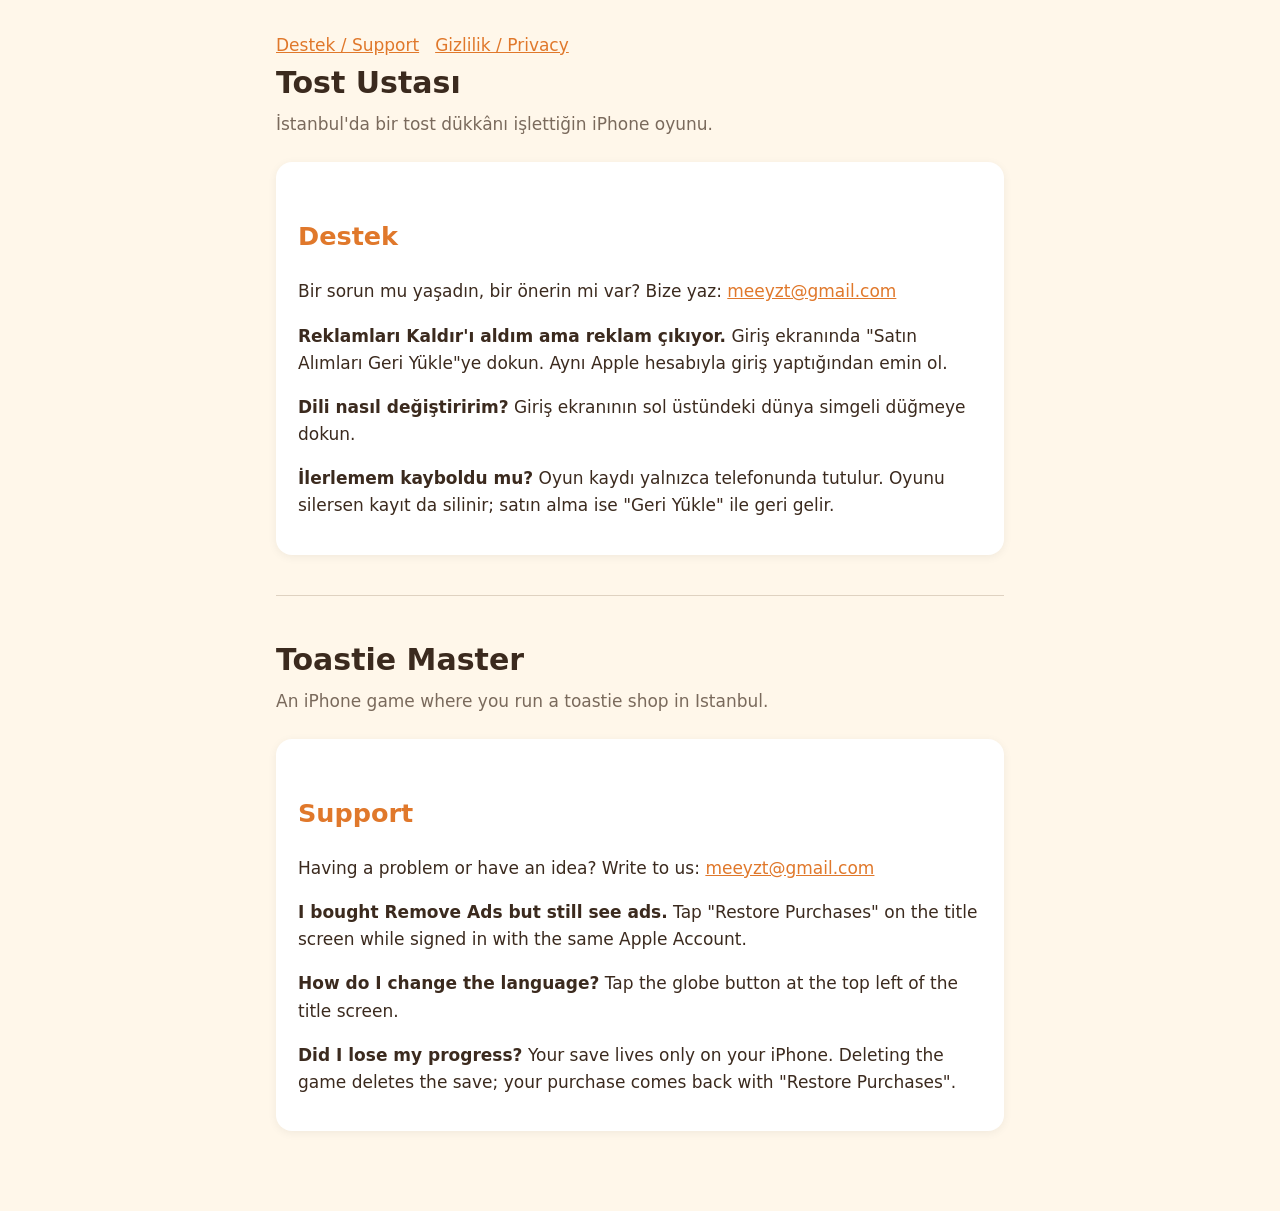
<file: index.html>
<!doctype html><html lang="tr"><head><meta charset="utf-8"><meta name="viewport" content="width=device-width,initial-scale=1">
<title>Tost Ustası / Toastie Master — Destek</title><link rel="stylesheet" href="stil.css"></head><body><main>
<nav><a href="index.html">Destek / Support</a><a href="privacy.html">Gizlilik / Privacy</a></nav>
<h1>Tost Ustası</h1><p class="alt">İstanbul'da bir tost dükkânı işlettiğin iPhone oyunu.</p>
<div class="kart"><h2>Destek</h2>
<p>Bir sorun mu yaşadın, bir önerin mi var? Bize yaz: <a href="mailto:meeyzt@gmail.com">meeyzt@gmail.com</a></p>
<p><b>Reklamları Kaldır'ı aldım ama reklam çıkıyor.</b> Giriş ekranında "Satın Alımları Geri Yükle"ye dokun. Aynı Apple hesabıyla giriş yaptığından emin ol.</p>
<p><b>Dili nasıl değiştiririm?</b> Giriş ekranının sol üstündeki dünya simgeli düğmeye dokun.</p>
<p><b>İlerlemem kayboldu mu?</b> Oyun kaydı yalnızca telefonunda tutulur. Oyunu silersen kayıt da silinir; satın alma ise "Geri Yükle" ile geri gelir.</p></div>
<hr>
<h1>Toastie Master</h1><p class="alt">An iPhone game where you run a toastie shop in Istanbul.</p>
<div class="kart"><h2>Support</h2>
<p>Having a problem or have an idea? Write to us: <a href="mailto:meeyzt@gmail.com">meeyzt@gmail.com</a></p>
<p><b>I bought Remove Ads but still see ads.</b> Tap "Restore Purchases" on the title screen while signed in with the same Apple Account.</p>
<p><b>How do I change the language?</b> Tap the globe button at the top left of the title screen.</p>
<p><b>Did I lose my progress?</b> Your save lives only on your iPhone. Deleting the game deletes the save; your purchase comes back with "Restore Purchases".</p></div>
</main></body></html>
</file>
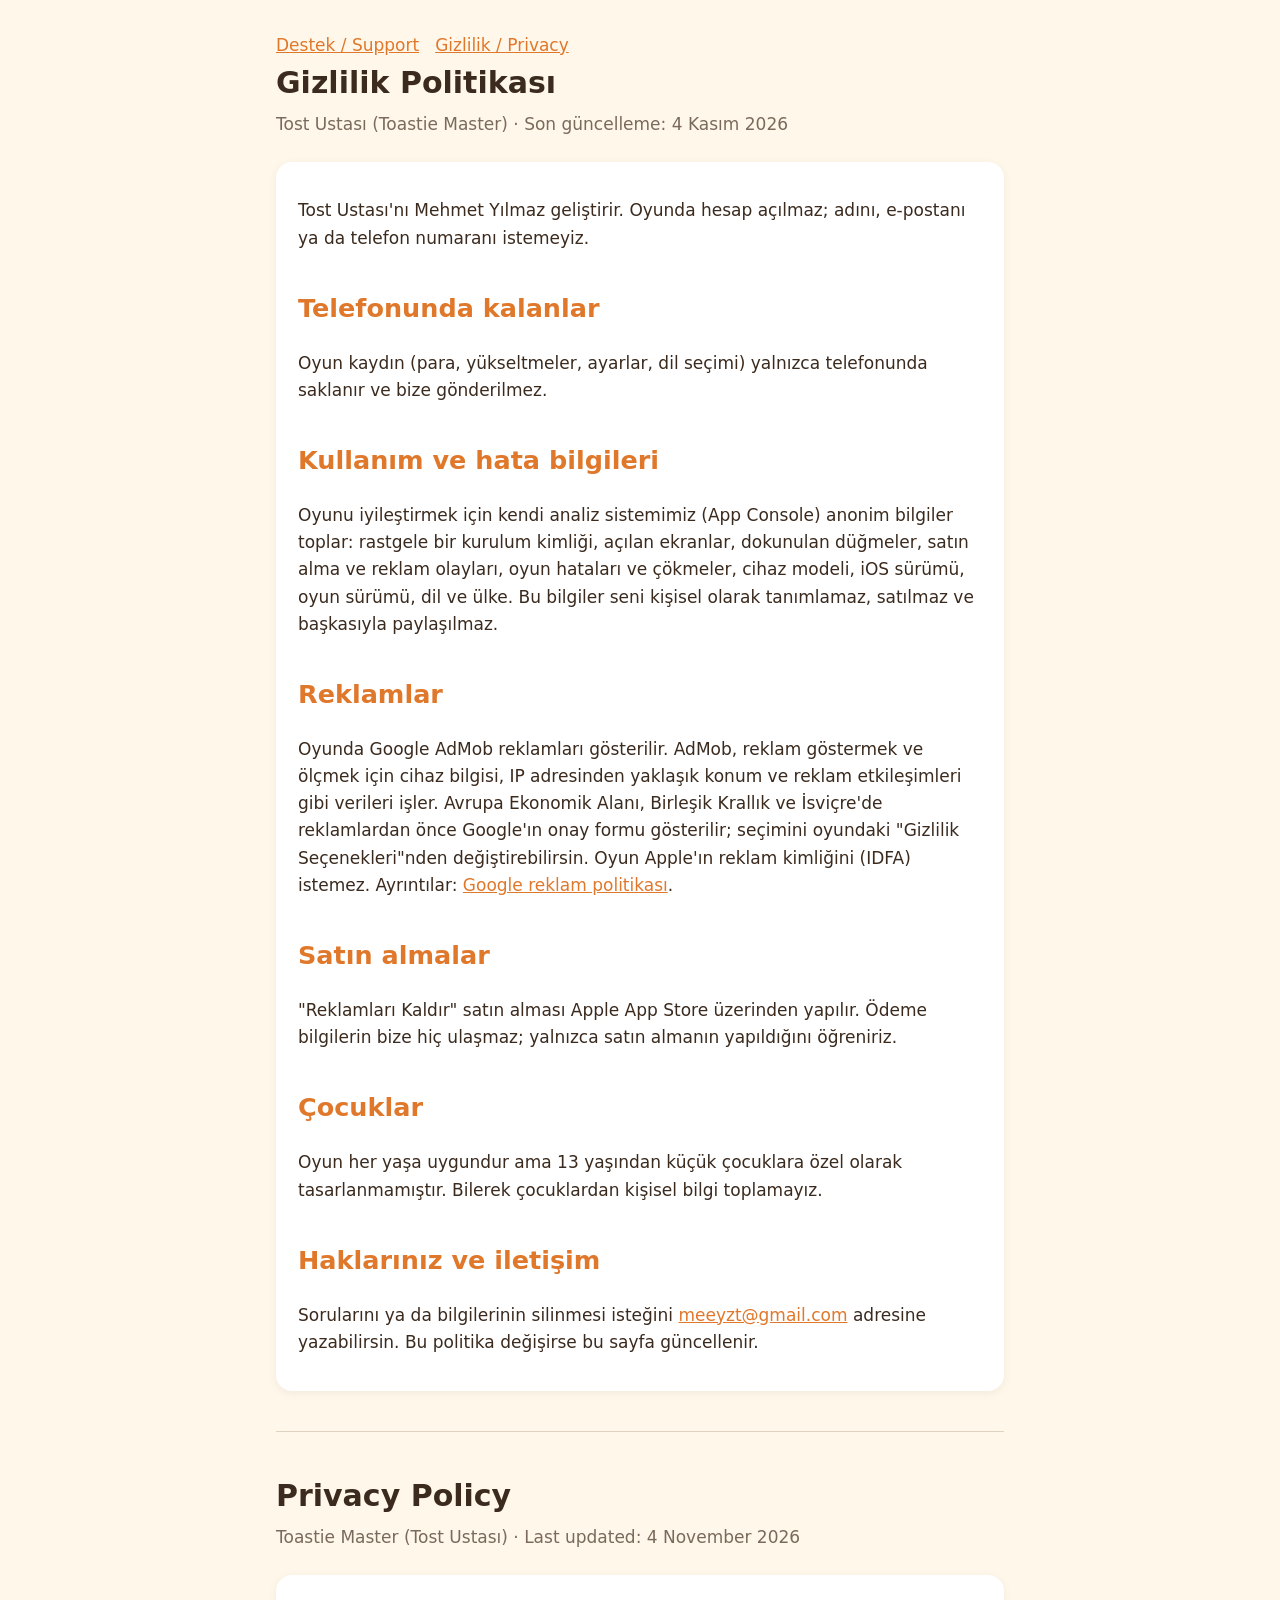
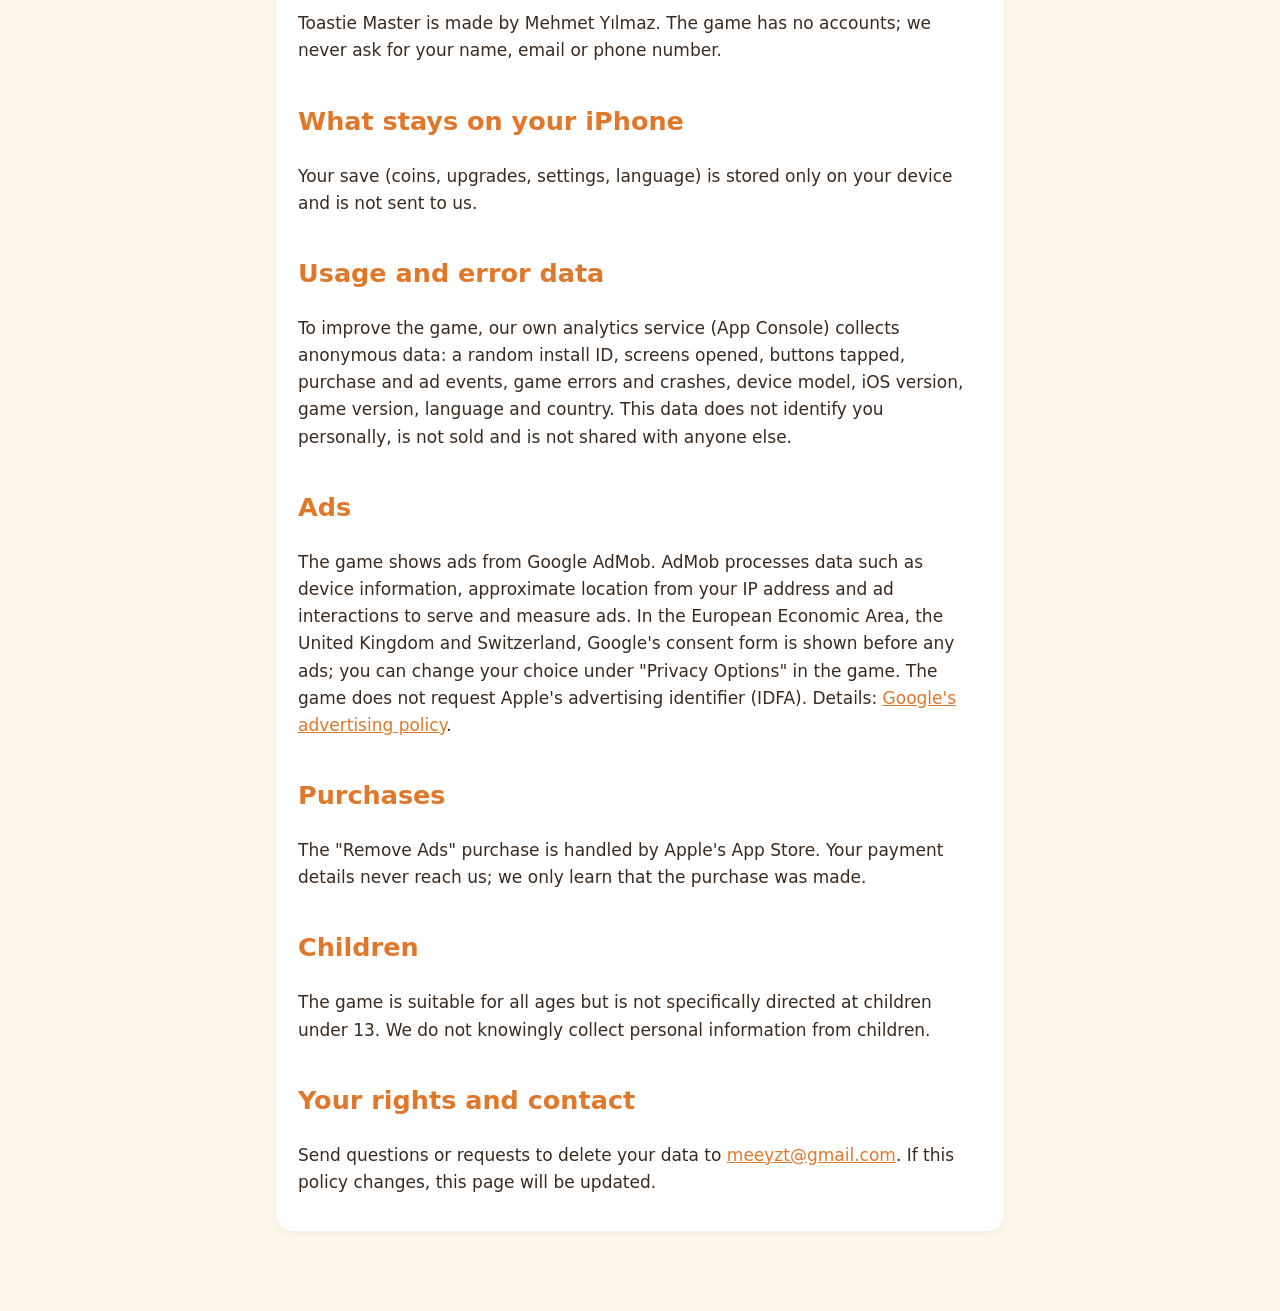
<file: privacy.html>
<!doctype html><html lang="tr"><head><meta charset="utf-8"><meta name="viewport" content="width=device-width,initial-scale=1">
<title>Tost Ustası / Toastie Master — Gizlilik</title><link rel="stylesheet" href="stil.css"></head><body><main>
<nav><a href="index.html">Destek / Support</a><a href="privacy.html">Gizlilik / Privacy</a></nav>
<h1>Gizlilik Politikası</h1><p class="alt">Tost Ustası (Toastie Master) · Son güncelleme: 4 Kasım 2026</p>
<div class="kart">
<p>Tost Ustası'nı Mehmet Yılmaz geliştirir. Oyunda hesap açılmaz; adını, e-postanı ya da telefon numaranı istemeyiz.</p>
<h2>Telefonunda kalanlar</h2><p>Oyun kaydın (para, yükseltmeler, ayarlar, dil seçimi) yalnızca telefonunda saklanır ve bize gönderilmez.</p>
<h2>Kullanım ve hata bilgileri</h2><p>Oyunu iyileştirmek için kendi analiz sistemimiz (App Console) anonim bilgiler toplar: rastgele bir kurulum kimliği, açılan ekranlar, dokunulan düğmeler, satın alma ve reklam olayları, oyun hataları ve çökmeler, cihaz modeli, iOS sürümü, oyun sürümü, dil ve ülke. Bu bilgiler seni kişisel olarak tanımlamaz, satılmaz ve başkasıyla paylaşılmaz.</p>
<h2>Reklamlar</h2><p>Oyunda Google AdMob reklamları gösterilir. AdMob, reklam göstermek ve ölçmek için cihaz bilgisi, IP adresinden yaklaşık konum ve reklam etkileşimleri gibi verileri işler. Avrupa Ekonomik Alanı, Birleşik Krallık ve İsviçre'de reklamlardan önce Google'ın onay formu gösterilir; seçimini oyundaki "Gizlilik Seçenekleri"nden değiştirebilirsin. Oyun Apple'ın reklam kimliğini (IDFA) istemez. Ayrıntılar: <a href="https://policies.google.com/technologies/ads">Google reklam politikası</a>.</p>
<h2>Satın almalar</h2><p>"Reklamları Kaldır" satın alması Apple App Store üzerinden yapılır. Ödeme bilgilerin bize hiç ulaşmaz; yalnızca satın almanın yapıldığını öğreniriz.</p>
<h2>Çocuklar</h2><p>Oyun her yaşa uygundur ama 13 yaşından küçük çocuklara özel olarak tasarlanmamıştır. Bilerek çocuklardan kişisel bilgi toplamayız.</p>
<h2>Haklarınız ve iletişim</h2><p>Sorularını ya da bilgilerinin silinmesi isteğini <a href="mailto:meeyzt@gmail.com">meeyzt@gmail.com</a> adresine yazabilirsin. Bu politika değişirse bu sayfa güncellenir.</p>
</div>
<hr>
<h1>Privacy Policy</h1><p class="alt">Toastie Master (Tost Ustası) · Last updated: 4 November 2026</p>
<div class="kart">
<p>Toastie Master is made by Mehmet Yılmaz. The game has no accounts; we never ask for your name, email or phone number.</p>
<h2>What stays on your iPhone</h2><p>Your save (coins, upgrades, settings, language) is stored only on your device and is not sent to us.</p>
<h2>Usage and error data</h2><p>To improve the game, our own analytics service (App Console) collects anonymous data: a random install ID, screens opened, buttons tapped, purchase and ad events, game errors and crashes, device model, iOS version, game version, language and country. This data does not identify you personally, is not sold and is not shared with anyone else.</p>
<h2>Ads</h2><p>The game shows ads from Google AdMob. AdMob processes data such as device information, approximate location from your IP address and ad interactions to serve and measure ads. In the European Economic Area, the United Kingdom and Switzerland, Google's consent form is shown before any ads; you can change your choice under "Privacy Options" in the game. The game does not request Apple's advertising identifier (IDFA). Details: <a href="https://policies.google.com/technologies/ads">Google's advertising policy</a>.</p>
<h2>Purchases</h2><p>The "Remove Ads" purchase is handled by Apple's App Store. Your payment details never reach us; we only learn that the purchase was made.</p>
<h2>Children</h2><p>The game is suitable for all ages but is not specifically directed at children under 13. We do not knowingly collect personal information from children.</p>
<h2>Your rights and contact</h2><p>Send questions or requests to delete your data to <a href="mailto:meeyzt@gmail.com">meeyzt@gmail.com</a>. If this policy changes, this page will be updated.</p>
</div></main></body></html>
</file>
<file: stil.css>
:root{--bg:#fff7ea;--ink:#3b2a1e;--soft:#7a6a5c;--accent:#e0782b;--card:#ffffff}
@media (prefers-color-scheme:dark){:root{--bg:#1f1812;--ink:#f3e6d6;--soft:#c2ae99;--accent:#f2913d;--card:#2b2119}}
*{box-sizing:border-box}body{margin:0;background:var(--bg);color:var(--ink);font:17px/1.6 -apple-system,system-ui,"Segoe UI",sans-serif}
main{max-width:760px;margin:0 auto;padding:32px 16px 64px}h1{font-size:30px;margin:0 0 4px}h2{margin-top:36px;color:var(--accent)}
.alt{color:var(--soft);margin:0 0 24px}.kart{background:var(--card);border-radius:16px;padding:18px 22px;margin:16px 0;box-shadow:0 2px 10px rgba(0,0,0,.06)}
a{color:var(--accent)}nav a{margin-right:16px}hr{border:0;border-top:1px solid rgba(128,100,70,.25);margin:40px 0}
</file>
